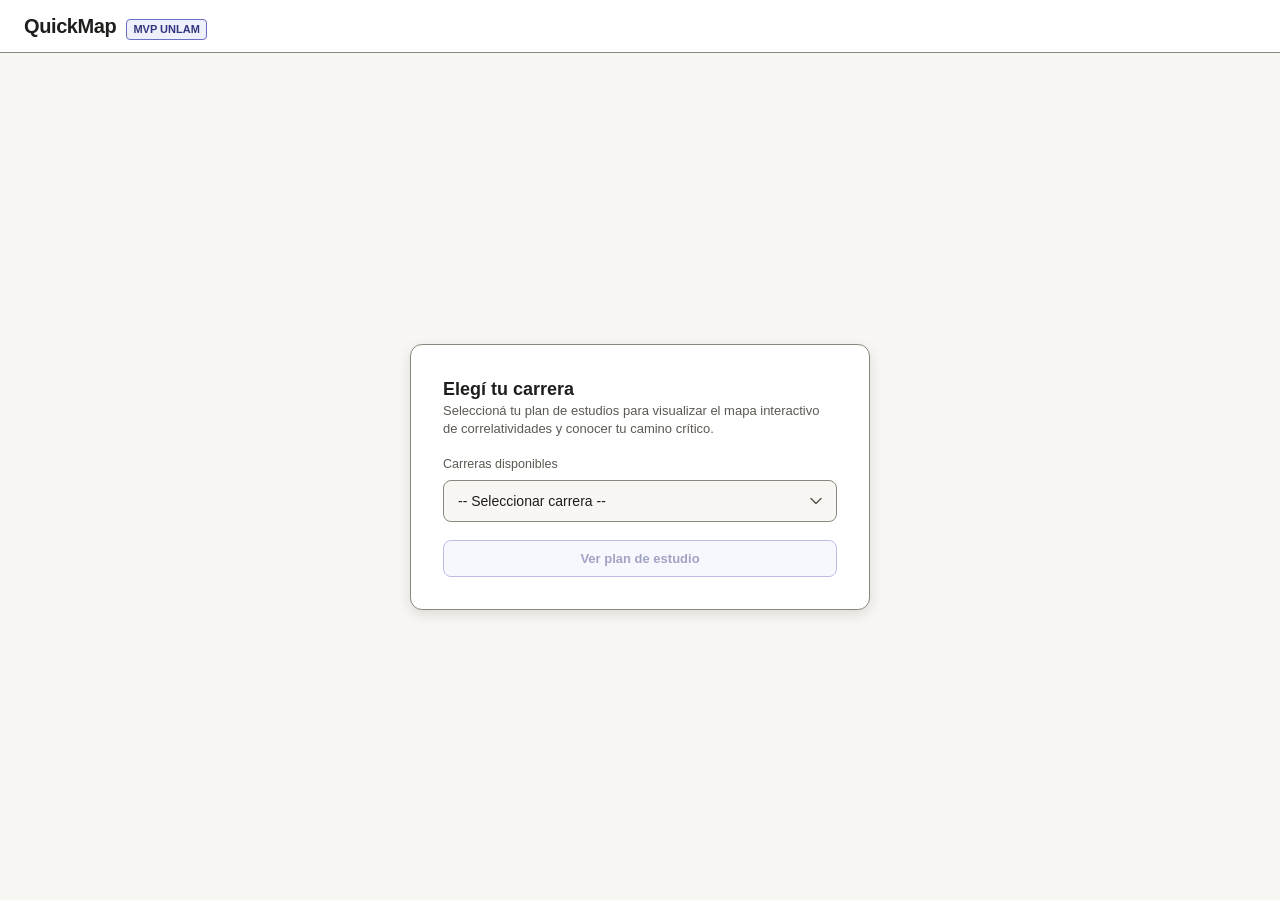
<file: docs/MVP/index.html>
<!DOCTYPE html>
<html lang="es">
<head>
  <meta charset="UTF-8">
  <meta name="viewport" content="width=device-width, initial-scale=1.0">
  <title>QuickMap — Planificador Curricular y Camino Crítico (MVP)</title>
  <link rel="stylesheet" href="styles.css">
</head>
<body>

  <!-- Encabezado de la aplicación -->
  <header class="app-header">
    <div class="brand-area">
      <span class="brand-title">QuickMap</span>
      <span class="brand-badge">MVP UNLaM</span>
    </div>
  </header>

  <!-- PANTALLA 1: Selección de Carrera -->
  <main id="screen-selection" class="screen active">
    <div class="selection-card">
      <div>
        <h1 class="card-title">Elegí tu carrera</h1>
        <p class="card-subtitle">Seleccioná tu plan de estudios para visualizar el mapa interactivo de correlatividades y conocer tu camino crítico.</p>
      </div>

      <div class="field-group">
        <label for="career-select" class="field-label">Carreras disponibles</label>
        <select id="career-select" class="select-field">
          <option value="" disabled selected>-- Seleccionar carrera --</option>
          <option value="Medicina">Medicina</option>
          <option value="Nutricion">Licenciatura en nutrición</option>
          <option value="Desarrollo_Web">Tecnicatura en desarrollo web</option>
        </select>
      </div>

      <button id="btn-view-plan" class="btn btn-primary" disabled>
        Ver plan de estudio
      </button>
    </div>
  </main>

  <!-- PANTALLA 2: Mapa de Correlatividades y Camino Crítico -->
  <main id="screen-map" class="screen">
    <!-- Barra superior de la carrera -->
    <section class="map-toolbar">
      <div class="career-info">
        <button id="btn-change-career" class="btn" title="Volver a la selección de carreras">
          ← Cambiar carrera
        </button>
        <div class="career-title-container">
          <span class="career-subtitle-label">Plan de estudio</span>
          <h1 id="map-career-name" class="career-main-title">Carrera Seleccionada</h1>
        </div>
      </div>

      <div class="toolbar-actions">
        <button id="btn-reset" class="btn" title="Reiniciar materias aprobadas de la sesión">
          Reiniciar
        </button>
        <button id="btn-save" class="btn btn-save" title="Guardar materias aprobadas y recalcular camino crítico">
          Guardar
        </button>
      </div>
    </section>

    <!-- Barra de leyenda y métricas -->
    <section class="legend-bar">
      <div class="legend-items">
        <div class="legend-item legend-critica" title="Materias en la ruta crítica hacia la graduación">
          <span class="swatch swatch-critica"></span>
          <span>Camino crítico</span>
        </div>
        <div class="legend-item legend-habilitada" title="Materias con todas sus correlativas cumplidas, listas para cursar">
          <span class="swatch swatch-habilitada"></span>
          <span>Disponible para cursar <span class="legend-symbol">○</span></span>
        </div>
        <div class="legend-item legend-bloqueada" title="Materias que aún adeudan correlativas previas">
          <span class="swatch swatch-bloqueada"></span>
          <span>Bloqueada <span class="legend-symbol">🔒</span></span>
        </div>
        <div class="legend-item legend-aprobada" title="Materias aprobadas o promocionadas">
          <span class="swatch swatch-aprobada"></span>
          <span>Aprobada / Promocionada <span class="legend-symbol">✓</span></span>
        </div>
      </div>

      <div class="metrics-summary">
        <span id="stat-approved" class="stat-pill">Aprobadas: 0/0</span>
        <span id="stat-available" class="stat-pill highlight">Habilitadas: 0</span>
        <span id="stat-critical" class="stat-pill highlight">En camino crítico: 0</span>
      </div>
    </section>

    <!-- Visor interactivo del grafo (SVG) -->
    <div id="map-viewport" class="map-viewport">
      <svg id="map-svg" class="map-svg" width="100%" height="100%">
        <defs>
          <!-- Flecha neutral -->
          <marker id="marker-neutral" viewBox="0 0 8 8" refX="7" refY="4" markerWidth="5" markerHeight="5" orient="auto">
            <path d="M 0 1 L 7 4 L 0 7 z" fill="#8a877e" />
          </marker>
          <!-- Flecha crítica (roja) -->
          <marker id="marker-critical" viewBox="0 0 8 8" refX="7" refY="4" markerWidth="5" markerHeight="5" orient="auto">
            <path d="M 0 1 L 7 4 L 0 7 z" fill="#c62828" />
          </marker>
          <!-- Flecha aprobada (verde suave) -->
          <marker id="marker-approved" viewBox="0 0 8 8" refX="7" refY="4" markerWidth="4.5" markerHeight="4.5" orient="auto">
            <path d="M 0 1 L 7 4 L 0 7 z" fill="#2e7d32" />
          </marker>
          <!-- Flecha resaltada entrante (azul) -->
          <marker id="marker-highlight-in" viewBox="0 0 8 8" refX="7" refY="4" markerWidth="5.5" markerHeight="5.5" orient="auto">
            <path d="M 0 1 L 7 4 L 0 7 z" fill="#1a2b6b" />
          </marker>
          <!-- Flecha resaltada saliente (verde) -->
          <marker id="marker-highlight-out" viewBox="0 0 8 8" refX="7" refY="4" markerWidth="5.5" markerHeight="5.5" orient="auto">
            <path d="M 0 1 L 7 4 L 0 7 z" fill="#2e7d32" />
          </marker>
        </defs>

        <!-- Grupo transformable para Pan & Zoom -->
        <g id="transform-group">
          <g id="headers-layer"></g>
          <g id="edges-layer"></g>
          <g id="nodes-layer"></g>
        </g>
      </svg>

      <!-- Controles de Zoom -->
      <div class="zoom-controls">
        <button id="btn-zoom-in" class="zoom-btn" title="Acercar mapa">+</button>
        <button id="btn-zoom-out" class="zoom-btn" title="Alejar mapa">−</button>
        <button id="btn-zoom-reset" class="zoom-btn" title="Ajustar y centrar vista" style="font-size:12px;">⊙</button>
      </div>
    </div>
  </main>

  <!-- Notificación Toast -->
  <div id="toast-notice" class="toast-notice"></div>

  <!-- Script principal como módulo ES6 -->
  <script type="module" src="app.js"></script>
</body>
</html>
</file>
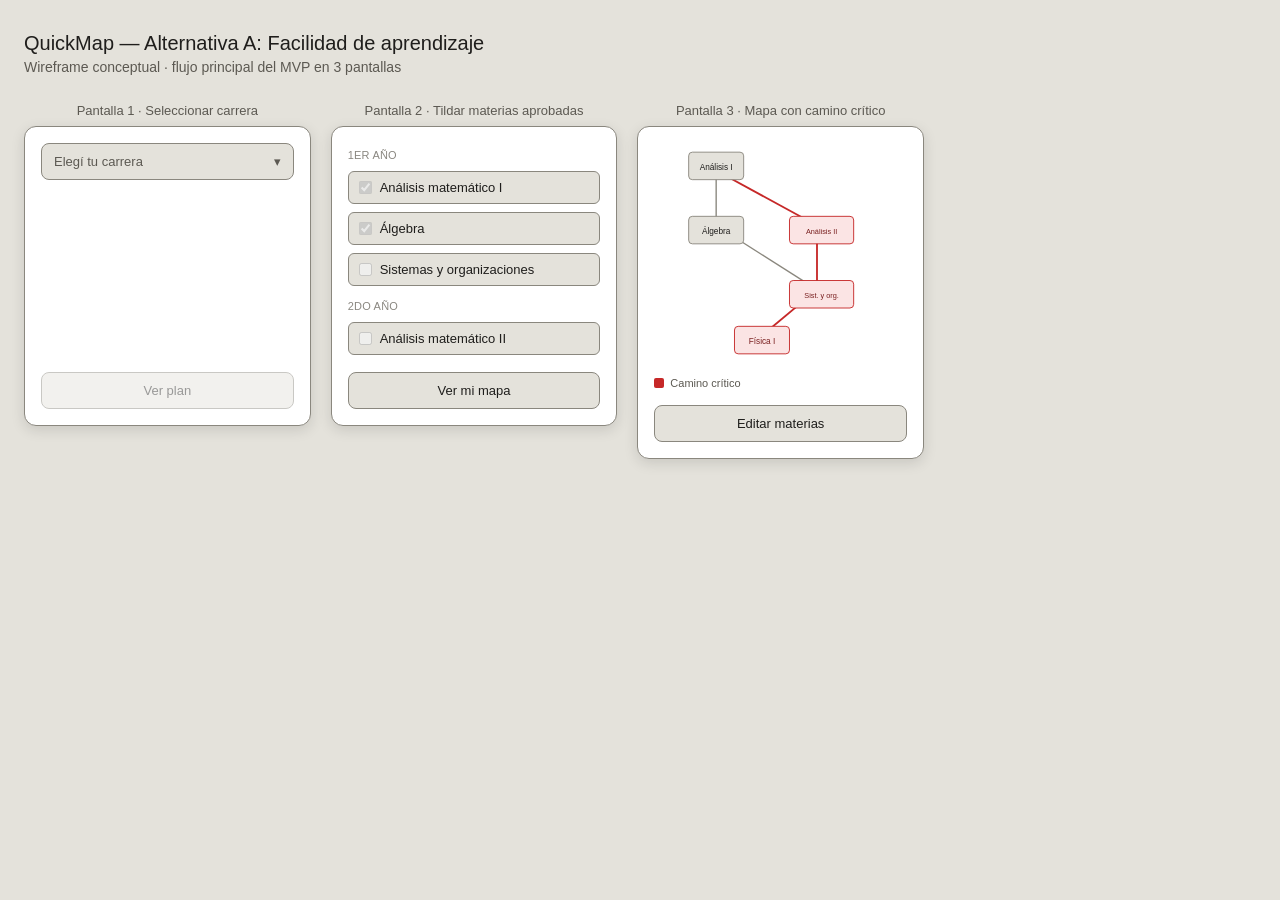
<file: docs/diseno/alternativa_a.html>
<!DOCTYPE html>
<html lang="es">
<head>
<meta charset="UTF-8">
<title>QuickMap — Alternativa A (Facilidad de aprendizaje) — Wireframe</title>
<style>
  :root{
    --bg:#e4e2db; --card:#ffffff; --border:#c9c6bc; --border-strong:#8a877e;
    --text:#1f1e1c; --text-secondary:#5c5952; --text-muted:#8a8780;
    --red:#c62828; --red-bg:#fbe4e4;
  }
  * { box-sizing: border-box; }
  body{
    margin:0; padding:32px 24px; background:var(--bg);
    font-family: -apple-system, "Segoe UI", Helvetica, Arial, sans-serif;
    color:var(--text);
  }
  h1{ font-size:20px; font-weight:500; margin:0 0 4px; color:var(--text); }
  .subtitle{ font-size:14px; color:var(--text-secondary); margin:0 0 28px; }
  .screens{
    display:grid; grid-template-columns:repeat(3, minmax(220px,1fr));
    gap:20px; max-width:900px;
  }
  @media (max-width:800px){ .screens{ grid-template-columns:1fr; } }
  .screen-label{
    font-size:13px; color:var(--text-secondary); margin:0 0 8px; text-align:center;
  }
  .frame{
    background:var(--card); border:1.5px solid var(--border-strong); border-radius:12px;
    padding:16px; min-height:300px; display:flex; flex-direction:column; gap:8px;
    box-shadow:0 4px 14px rgba(0,0,0,.12);
  }
  .field{
    background:var(--bg); border:1px solid var(--border-strong); border-radius:8px;
    padding:10px 12px; font-size:13px; color:var(--text-secondary);
    display:flex; align-items:center; justify-content:space-between;
  }
  .btn{
    width:100%; border:1px solid var(--border-strong); border-radius:8px;
    background:var(--bg); padding:10px; font-size:13px; color:var(--text);
    text-align:center; cursor:default;
  }
  .btn.disabled{ opacity:.45; }
  .grow{ flex:1; }
  .year-label{ font-size:11px; color:var(--text-muted); margin:6px 0 2px; text-transform:uppercase; letter-spacing:.02em; }
  .row{
    display:flex; align-items:center; gap:8px; background:var(--bg);
    border:1px solid var(--border-strong); border-radius:6px; padding:8px 10px; font-size:13px;
    color:var(--text);
  }
  .row input{ margin:0; }
  .legend{ display:flex; align-items:center; gap:6px; font-size:11px; color:var(--text-secondary); margin-top:6px; }
  .swatch{ width:10px; height:10px; border-radius:2px; background:var(--red); display:inline-block; }
  svg text{ fill:var(--text); }
  .node-gray rect{ fill:var(--bg); stroke:var(--border-strong); }
  .node-red rect{ fill:var(--red-bg); stroke:var(--red); }
  .node-red text{ fill:#791f1f; }
</style>
</head>
<body>

<h1>QuickMap — Alternativa A: Facilidad de aprendizaje</h1>
<p class="subtitle">Wireframe conceptual · flujo principal del MVP en 3 pantallas</p>

<div class="screens">

  <div>
    <p class="screen-label">Pantalla 1 · Seleccionar carrera</p>
    <div class="frame">
      <div class="field">Elegí tu carrera <span>&#9662;</span></div>
      <div class="grow"></div>
      <div class="btn disabled">Ver plan</div>
    </div>
  </div>

  <div>
    <p class="screen-label">Pantalla 2 · Tildar materias aprobadas</p>
    <div class="frame">
      <p class="year-label">1er año</p>
      <label class="row"><input type="checkbox" checked disabled> Análisis matemático I</label>
      <label class="row"><input type="checkbox" checked disabled> Álgebra</label>
      <label class="row"><input type="checkbox" disabled> Sistemas y organizaciones</label>
      <p class="year-label">2do año</p>
      <label class="row"><input type="checkbox" disabled> Análisis matemático II</label>
      <div class="grow"></div>
      <div class="btn">Ver mi mapa</div>
    </div>
  </div>

  <div>
    <p class="screen-label">Pantalla 3 · Mapa con camino crítico</p>
    <div class="frame">
      <svg viewBox="0 0 220 240" style="width:100%; height:220px;">
        <line x1="40" y1="30" x2="40" y2="90" stroke="var(--border-strong)" stroke-width="1.5"/>
        <line x1="40" y1="30" x2="150" y2="90" stroke="#c62828" stroke-width="2"/>
        <line x1="150" y1="90" x2="150" y2="160" stroke="#c62828" stroke-width="2"/>
        <line x1="40" y1="90" x2="150" y2="160" stroke="var(--border-strong)" stroke-width="1.5"/>
        <line x1="150" y1="160" x2="90" y2="210" stroke="#c62828" stroke-width="2"/>

        <g class="node-gray">
          <rect x="10" y="10" width="60" height="30" rx="4"/>
          <text x="40" y="29" text-anchor="middle" style="font-size:9px;">Análisis I</text>
        </g>
        <g class="node-gray">
          <rect x="10" y="80" width="60" height="30" rx="4"/>
          <text x="40" y="99" text-anchor="middle" style="font-size:9px;">Álgebra</text>
        </g>
        <g class="node-red">
          <rect x="120" y="80" width="70" height="30" rx="4"/>
          <text x="155" y="99" text-anchor="middle" style="font-size:8px;">Análisis II</text>
        </g>
        <g class="node-red">
          <rect x="120" y="150" width="70" height="30" rx="4"/>
          <text x="155" y="169" text-anchor="middle" style="font-size:8px;">Sist. y org.</text>
        </g>
        <g class="node-red">
          <rect x="60" y="200" width="60" height="30" rx="4"/>
          <text x="90" y="219" text-anchor="middle" style="font-size:9px;">Física I</text>
        </g>
      </svg>
      <div class="legend"><span class="swatch"></span> Camino crítico</div>
      <div class="btn" style="margin-top:8px;">Editar materias</div>
    </div>
  </div>

</div>

</body>
</html>
</file>
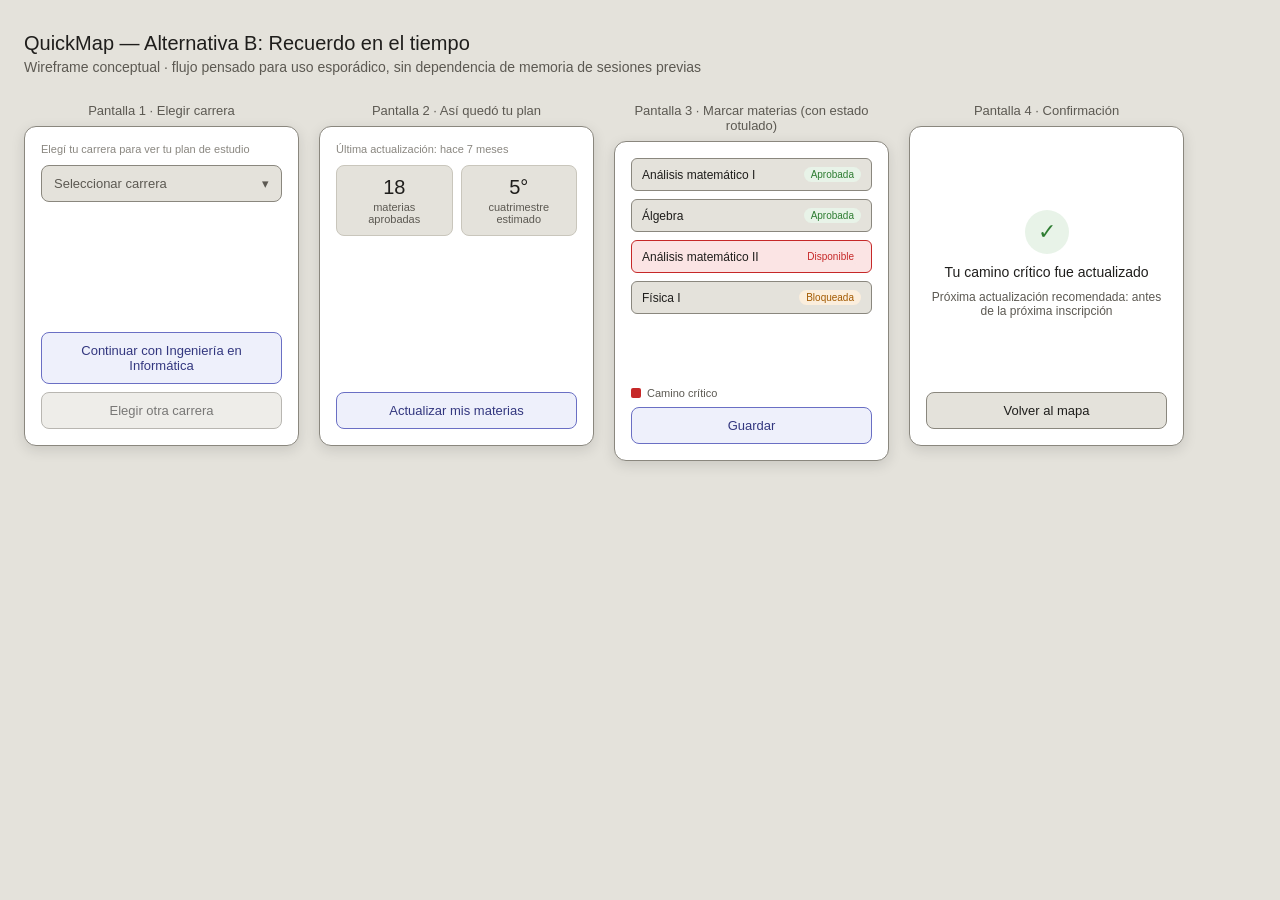
<file: docs/diseno/alternativa_b.html>
<!DOCTYPE html>
<html lang="es">
<head>
<meta charset="UTF-8">
<title>QuickMap — Alternativa B (Recuerdo en el tiempo) — Wireframe</title>
<style>
  :root{
    --bg:#e4e2db; --card:#ffffff; --border:#c9c6bc; --border-strong:#8a877e;
    --text:#1f1e1c; --text-secondary:#5c5952; --text-muted:#8a8780;
    --red:#c62828; --red-bg:#fbe4e4;
    --green:#2e7d32; --green-bg:#e8f3e8;
    --amber:#a35a00; --amber-bg:#fbeedd;
    --accent-bg:#eef0fb; --accent-border:#6a6fc4; --accent-text:#33377f;
  }
  * { box-sizing: border-box; }
  body{
    margin:0; padding:32px 24px; background:var(--bg);
    font-family: -apple-system, "Segoe UI", Helvetica, Arial, sans-serif;
    color:var(--text);
  }
  h1{ font-size:20px; font-weight:500; margin:0 0 4px; color:var(--text); }
  .subtitle{ font-size:14px; color:var(--text-secondary); margin:0 0 28px; }
  .screens{
    display:grid; grid-template-columns:repeat(4, minmax(200px,1fr));
    gap:20px; max-width:1160px;
  }
  @media (max-width:1000px){ .screens{ grid-template-columns:repeat(2,1fr); } }
  @media (max-width:560px){ .screens{ grid-template-columns:1fr; } }
  .screen-label{
    font-size:13px; color:var(--text-secondary); margin:0 0 8px; text-align:center;
  }
  .frame{
    background:var(--card); border:1.5px solid var(--border-strong); border-radius:12px;
    padding:16px; min-height:320px; display:flex; flex-direction:column; gap:8px;
    box-shadow:0 4px 14px rgba(0,0,0,.12);
  }
  .field{
    background:var(--bg); border:1px solid var(--border-strong); border-radius:8px;
    padding:10px 12px; font-size:13px; color:var(--text-secondary);
    display:flex; align-items:center; justify-content:space-between;
  }
  .btn{
    width:100%; border:1px solid var(--border-strong); border-radius:8px;
    background:var(--bg); padding:10px; font-size:13px; color:var(--text);
    text-align:center; cursor:default;
  }
  .btn-accent{
    width:100%; border:1px solid var(--accent-border); border-radius:8px;
    background:var(--accent-bg); padding:10px; font-size:13px; color:var(--accent-text);
    text-align:center; cursor:default; font-weight:500;
  }
  .grow{ flex:1; }
  .caption{ font-size:11px; color:var(--text-muted); margin:0 0 2px; }
  .stat-grid{ display:grid; grid-template-columns:1fr 1fr; gap:8px; }
  .stat{
    background:var(--bg); border:1px solid var(--border); border-radius:8px;
    padding:10px; text-align:center;
  }
  .stat .num{ font-size:20px; font-weight:500; }
  .stat .lbl{ font-size:11px; color:var(--text-secondary); margin-top:2px; }
  .row{
    display:flex; align-items:center; justify-content:space-between; gap:8px;
    background:var(--bg); border:1px solid var(--border-strong);
    border-radius:6px; padding:8px 10px; font-size:12px; color:var(--text);
  }
  .row.critical{ border-color:var(--red); background:var(--red-bg); }
  .tag{
    font-size:10px; padding:2px 7px; border-radius:20px; white-space:nowrap;
  }
  .tag-green{ background:var(--green-bg); color:var(--green); }
  .tag-amber{ background:var(--amber-bg); color:var(--amber); }
  .tag-red{ background:var(--red-bg); color:var(--red); }
  .legend{ display:flex; align-items:center; gap:6px; font-size:11px; color:var(--text-secondary); margin-top:4px; }
  .swatch{ width:10px; height:10px; border-radius:2px; background:var(--red); display:inline-block; }
  svg text{ fill:var(--text); }
  .node-green rect{ fill:var(--green-bg); stroke:var(--green); }
  .node-green text{ fill:#1b5e20; }
  .node-red rect{ fill:var(--red-bg); stroke:var(--red); }
  .node-red text{ fill:#791f1f; }
  .node-amber rect{ fill:var(--amber-bg); stroke:var(--amber); }
  .node-amber text{ fill:#7a4400; }
  .center-box{
    flex:1; display:flex; flex-direction:column; align-items:center; justify-content:center;
    gap:10px; text-align:center;
  }
  .check{
    width:44px; height:44px; border-radius:50%; background:var(--green-bg);
    color:var(--green); display:flex; align-items:center; justify-content:center;
    font-size:22px; font-weight:500;
  }
  .msg{ font-size:14px; color:var(--text); }
  .msg-sub{ font-size:12px; color:var(--text-secondary); }
</style>
</head>
<body>

<h1>QuickMap — Alternativa B: Recuerdo en el tiempo</h1>
<p class="subtitle">Wireframe conceptual · flujo pensado para uso esporádico, sin dependencia de memoria de sesiones previas</p>

<div class="screens">

  <div>
    <p class="screen-label">Pantalla 1 · Elegir carrera</p>
    <div class="frame">
      <p class="caption">Elegí tu carrera para ver tu plan de estudio</p>
      <div class="field">Seleccionar carrera <span>&#9662;</span></div>
      <div class="grow"></div>
      <div class="btn-accent">Continuar con Ingeniería en Informática</div>
      <div class="btn" style="opacity:.6;">Elegir otra carrera</div>
    </div>
  </div>

  <div>
    <p class="screen-label">Pantalla 2 · Así quedó tu plan</p>
    <div class="frame">
      <p class="caption">Última actualización: hace 7 meses</p>
      <div class="stat-grid">
        <div class="stat"><div class="num">18</div><div class="lbl">materias aprobadas</div></div>
        <div class="stat"><div class="num">5°</div><div class="lbl">cuatrimestre estimado</div></div>
      </div>
      <div class="grow"></div>
      <div class="btn-accent">Actualizar mis materias</div>
    </div>
  </div>

  <div>
    <p class="screen-label">Pantalla 3 · Marcar materias (con estado rotulado)</p>
    <div class="frame">
      <div class="row"><span>Análisis matemático I</span><span class="tag tag-green">Aprobada</span></div>
      <div class="row"><span>Álgebra</span><span class="tag tag-green">Aprobada</span></div>
      <div class="row critical"><span>Análisis matemático II</span><span class="tag tag-red">Disponible</span></div>
      <div class="row"><span>Física I</span><span class="tag tag-amber">Bloqueada</span></div>
      <div class="grow"></div>
      <div class="legend"><span class="swatch"></span> Camino crítico</div>
      <div class="btn-accent">Guardar</div>
    </div>
  </div>

  <div>
    <p class="screen-label">Pantalla 4 · Confirmación</p>
    <div class="frame">
      <div class="center-box">
        <div class="check">&#10003;</div>
        <div class="msg">Tu camino crítico fue actualizado</div>
        <div class="msg-sub">Próxima actualización recomendada: antes de la próxima inscripción</div>
      </div>
      <div class="btn">Volver al mapa</div>
    </div>
  </div>

</div>

</body>
</html>
</file>
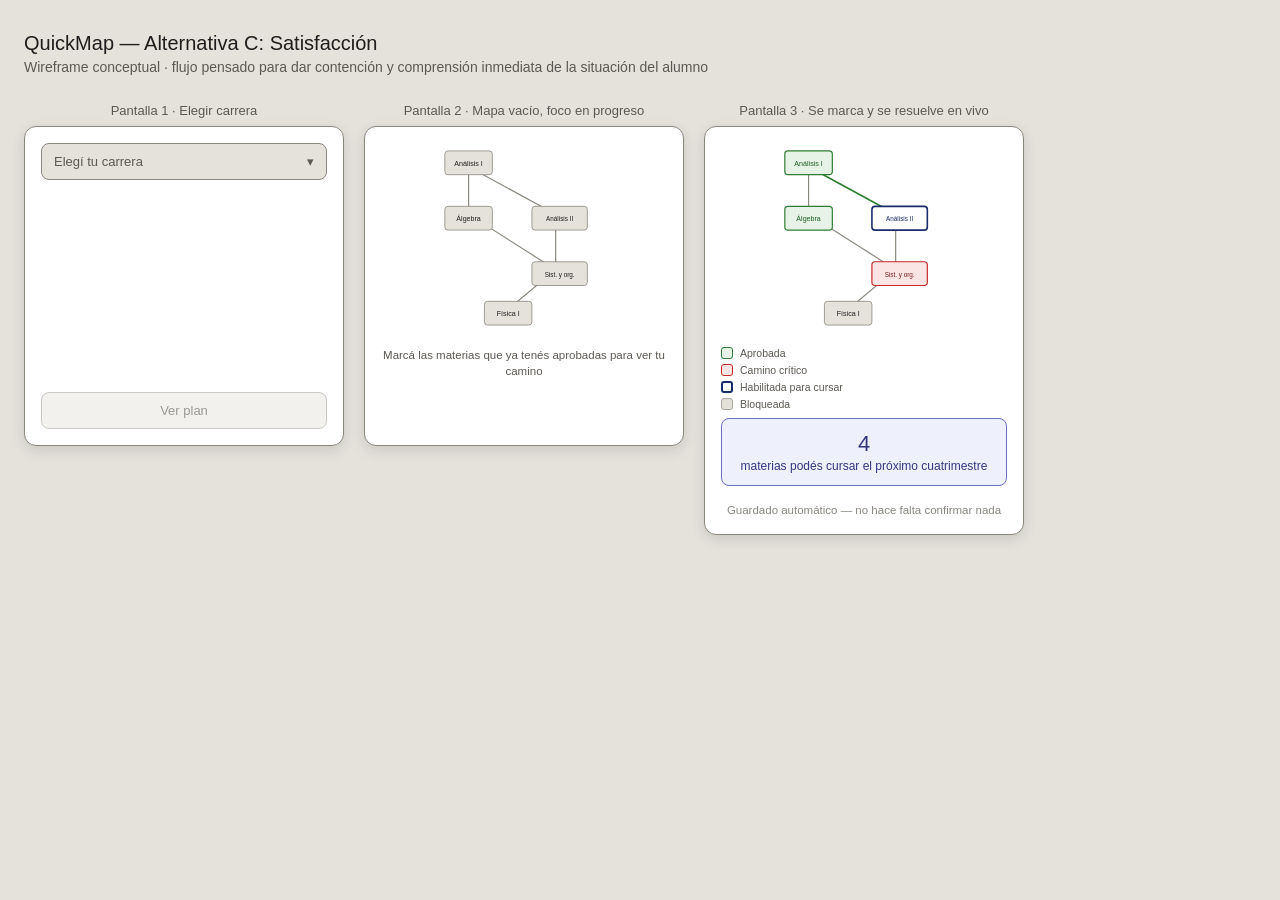
<file: docs/diseno/alternativa_c.html>
<!DOCTYPE html>
<html lang="es">
<head>
<meta charset="UTF-8">
<title>QuickMap — Alternativa C (Satisfacción) — Wireframe</title>
<style>
  :root{
    --bg:#e4e2db; --card:#ffffff; --border:#c9c6bc; --border-strong:#8a877e;
    --text:#1f1e1c; --text-secondary:#5c5952; --text-muted:#8a8780;
    --red:#c62828; --red-bg:#fbe4e4;
    --green:#2e7d32; --green-bg:#e8f3e8;
    --gray-bg:#e2e0d9; --gray-border:#a9a6a0; --gray-text:#6b6862;
    --hab-border:#1a2b6b;
    --accent-bg:#eef0fb; --accent-border:#6a6fc4; --accent-text:#33377f;
  }
  * { box-sizing: border-box; }
  body{
    margin:0; padding:32px 24px; background:var(--bg);
    font-family: -apple-system, "Segoe UI", Helvetica, Arial, sans-serif;
    color:var(--text);
  }
  h1{ font-size:20px; font-weight:500; margin:0 0 4px; color:var(--text); }
  .subtitle{ font-size:14px; color:var(--text-secondary); margin:0 0 28px; }
  .screens{
    display:grid; grid-template-columns:repeat(3, minmax(240px,1fr));
    gap:20px; max-width:1000px;
  }
  @media (max-width:800px){ .screens{ grid-template-columns:repeat(2,1fr); } }
  @media (max-width:560px){ .screens{ grid-template-columns:1fr; } }
  .col{ display:flex; flex-direction:column; }
  .screen-label{
    font-size:13px; color:var(--text-secondary); margin:0 0 8px; text-align:center;
  }
  .frame{
    background:var(--card); border:1.5px solid var(--border-strong); border-radius:12px;
    padding:16px; min-height:320px; display:flex; flex-direction:column; gap:8px;
    box-shadow:0 4px 14px rgba(0,0,0,.12);
  }
  .field{
    background:var(--bg); border:1px solid var(--border-strong); border-radius:8px;
    padding:10px 12px; font-size:13px; color:var(--text-secondary);
    display:flex; align-items:center; justify-content:space-between;
  }
  .btn{
    width:100%; border:1px solid var(--border-strong); border-radius:8px;
    background:var(--bg); padding:10px; font-size:13px; color:var(--text);
    text-align:center; cursor:default;
  }
  .btn-accent{
    width:100%; border:1px solid var(--accent-border); border-radius:8px;
    background:var(--accent-bg); padding:10px; font-size:13px; color:var(--accent-text);
    text-align:center; cursor:default; font-weight:500;
  }
  .btn.disabled{ opacity:.45; }
  .grow{ flex:1; }
  .caption{ font-size:11.5px; color:var(--text-secondary); text-align:center; margin:6px 0; line-height:1.4; }
  svg text{ fill:var(--text); }
  .node-neutral rect{ fill:var(--bg); stroke:var(--border-strong); }
  .node-green rect{ fill:var(--green-bg); stroke:var(--green); stroke-width:1.5; }
  .node-green text{ fill:#1b5e20; }
  .node-red rect{ fill:var(--red-bg); stroke:var(--red); stroke-width:1.5; }
  .node-red text{ fill:#791f1f; }
  .node-hab rect{ fill:#ffffff; stroke:var(--hab-border); stroke-width:2; }
  .node-hab text{ fill:var(--hab-border); }
  .node-gray rect{ fill:var(--gray-bg); stroke:var(--gray-border); }
  .node-gray text{ fill:var(--gray-text); }
  .legend{ display:flex; align-items:center; gap:6px; font-size:11px; color:var(--text-secondary); margin-top:4px; }
  .legend-full{ display:flex; flex-direction:column; gap:5px; margin-top:6px; }
  .legend-item{ display:flex; align-items:center; gap:7px; font-size:10.5px; color:var(--text-secondary); }
  .swatch{ width:12px; height:12px; border-radius:3px; background:var(--red-bg); border:1.5px solid var(--red); display:inline-block; flex:none; }
  .swatch-green{ background:var(--green-bg); border-color:var(--green); }
  .swatch-red{ background:var(--red-bg); border-color:var(--red); }
  .swatch-hab{ background:#fff; border-color:var(--hab-border); border-width:2px; }
  .swatch-gray{ background:var(--gray-bg); border-color:var(--gray-border); }
  .stat{
    background:var(--accent-bg); border:1px solid var(--accent-border); border-radius:8px;
    padding:12px; text-align:center; color:var(--accent-text);
  }
  .stat .num{ font-size:22px; font-weight:500; }
  .stat .lbl{ font-size:12px; margin-top:2px; }
</style>
</head>
<body>

<h1>QuickMap — Alternativa C: Satisfacción</h1>
<p class="subtitle">Wireframe conceptual · flujo pensado para dar contención y comprensión inmediata de la situación del alumno</p>

<div class="screens">

  <div class="col">
    <p class="screen-label">Pantalla 1 · Elegir carrera</p>
    <div class="frame">
      <div class="field">Elegí tu carrera <span>&#9662;</span></div>
      <div class="grow"></div>
      <div class="btn disabled">Ver plan</div>
    </div>
  </div>

  <div class="col">
    <p class="screen-label">Pantalla 2 · Mapa vacío, foco en progreso</p>
    <div class="frame">
      <svg viewBox="0 0 220 240" style="width:100%; height:190px;">
        <line x1="40" y1="30" x2="40" y2="90" stroke="var(--border-strong)" stroke-width="1.5"/>
        <line x1="40" y1="30" x2="150" y2="90" stroke="var(--border-strong)" stroke-width="1.5"/>
        <line x1="150" y1="90" x2="150" y2="160" stroke="var(--border-strong)" stroke-width="1.5"/>
        <line x1="40" y1="90" x2="150" y2="160" stroke="var(--border-strong)" stroke-width="1.5"/>
        <line x1="150" y1="160" x2="90" y2="210" stroke="var(--border-strong)" stroke-width="1.5"/>
        <g class="node-neutral"><rect x="10" y="10" width="60" height="30" rx="4"/><text x="40" y="29" text-anchor="middle" style="font-size:9px;">Análisis I</text></g>
        <g class="node-neutral"><rect x="10" y="80" width="60" height="30" rx="4"/><text x="40" y="99" text-anchor="middle" style="font-size:9px;">Álgebra</text></g>
        <g class="node-neutral"><rect x="120" y="80" width="70" height="30" rx="4"/><text x="155" y="99" text-anchor="middle" style="font-size:8px;">Análisis II</text></g>
        <g class="node-neutral"><rect x="120" y="150" width="70" height="30" rx="4"/><text x="155" y="169" text-anchor="middle" style="font-size:8px;">Sist. y org.</text></g>
        <g class="node-neutral"><rect x="60" y="200" width="60" height="30" rx="4"/><text x="90" y="219" text-anchor="middle" style="font-size:9px;">Física I</text></g>
      </svg>
      <p class="caption">Marcá las materias que ya tenés aprobadas para ver tu camino</p>
      <div class="grow"></div>
    </div>
  </div>

  <div class="col">
    <p class="screen-label">Pantalla 3 · Se marca y se resuelve en vivo</p>
    <div class="frame">
      <svg viewBox="0 0 220 240" style="width:100%; height:190px;">
        <line x1="40" y1="30" x2="40" y2="90" stroke="var(--border-strong)" stroke-width="1.5"/>
        <line x1="40" y1="30" x2="150" y2="90" stroke="var(--green)" stroke-width="2"/>
        <line x1="150" y1="90" x2="150" y2="160" stroke="var(--border-strong)" stroke-width="1.5"/>
        <line x1="40" y1="90" x2="150" y2="160" stroke="var(--border-strong)" stroke-width="1.5"/>
        <line x1="150" y1="160" x2="90" y2="210" stroke="var(--border-strong)" stroke-width="1.5"/>
        <g class="node-green"><rect x="10" y="10" width="60" height="30" rx="4"/><text x="40" y="29" text-anchor="middle" style="font-size:9px;">Análisis I</text></g>
        <g class="node-green"><rect x="10" y="80" width="60" height="30" rx="4"/><text x="40" y="99" text-anchor="middle" style="font-size:9px;">Álgebra</text></g>
        <g class="node-hab"><rect x="120" y="80" width="70" height="30" rx="4"/><text x="155" y="99" text-anchor="middle" style="font-size:8px;">Análisis II</text></g>
        <g class="node-red"><rect x="120" y="150" width="70" height="30" rx="4"/><text x="155" y="169" text-anchor="middle" style="font-size:8px;">Sist. y org.</text></g>
        <g class="node-neutral"><rect x="60" y="200" width="60" height="30" rx="4"/><text x="90" y="219" text-anchor="middle" style="font-size:9px;">Física I</text></g>
      </svg>
      <div class="legend-full">
        <div class="legend-item"><span class="swatch swatch-green"></span> Aprobada</div>
        <div class="legend-item"><span class="swatch swatch-red"></span> Camino crítico</div>
        <div class="legend-item"><span class="swatch swatch-hab"></span> Habilitada para cursar</div>
        <div class="legend-item"><span class="swatch swatch-gray"></span> Bloqueada</div>
      </div>
      <div class="stat"><div class="num">4</div><div class="lbl">materias podés cursar el próximo cuatrimestre</div></div>
      <div class="grow"></div>
      <p class="caption" style="margin:0; color:var(--text-muted);">Guardado automático — no hace falta confirmar nada</p>
    </div>
  </div>

</div>

</body>
</html>
</file>
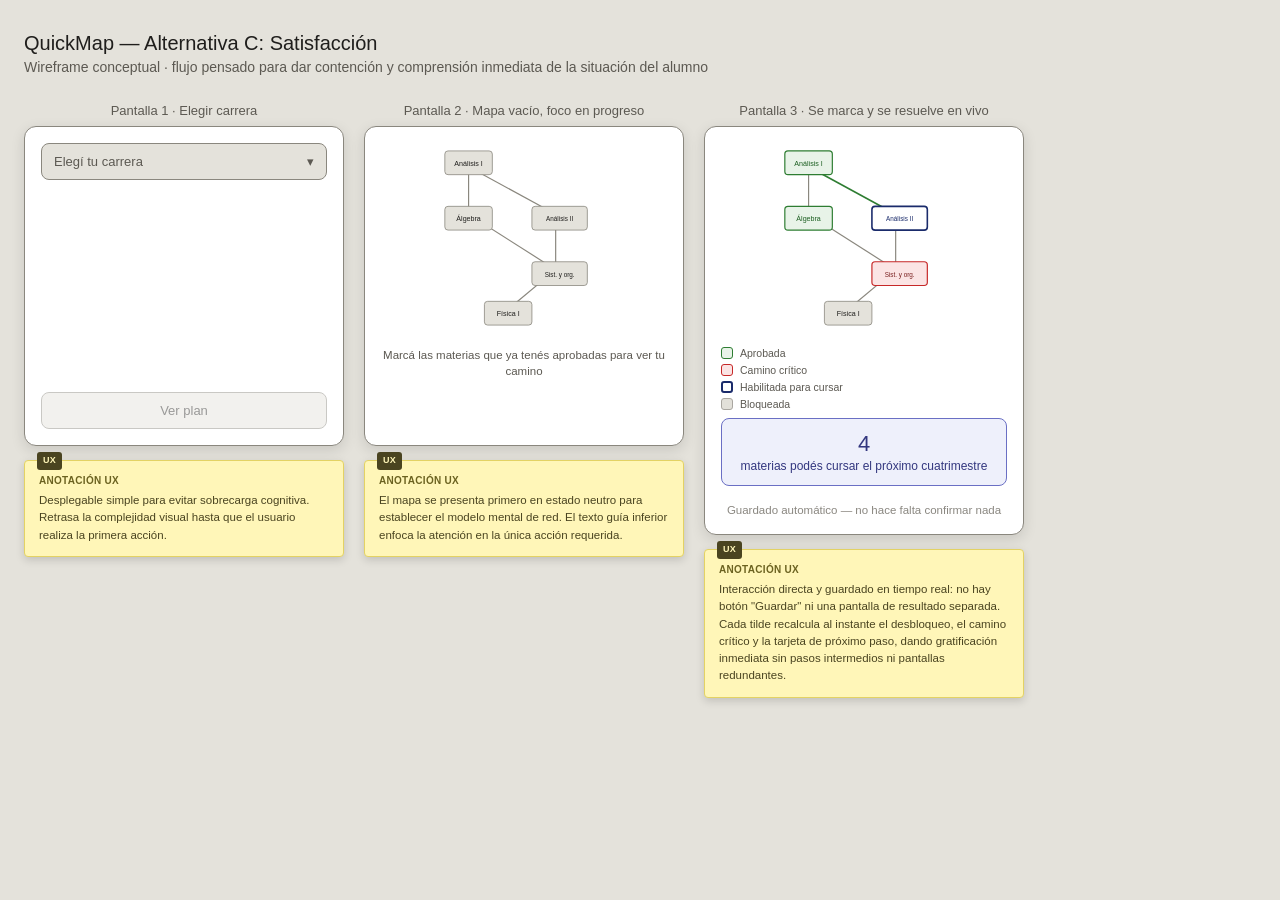
<file: docs/diseno/wireframe/wireframe_quickmap.html>
<!DOCTYPE html>
<html lang="es">
<head>
<meta charset="UTF-8">
<title>QuickMap — Alternativa C (Satisfacción) — Wireframe</title>
<style>
  :root{
    --bg:#e4e2db; --card:#ffffff; --border:#c9c6bc; --border-strong:#8a877e;
    --text:#1f1e1c; --text-secondary:#5c5952; --text-muted:#8a8780;
    --red:#c62828; --red-bg:#fbe4e4;
    --green:#2e7d32; --green-bg:#e8f3e8;
    --gray-bg:#e2e0d9; --gray-border:#a9a6a0; --gray-text:#6b6862;
    --hab-border:#1a2b6b;
    --accent-bg:#eef0fb; --accent-border:#6a6fc4; --accent-text:#33377f;
    --note-bg:#fff6b8; --note-border:#e3d264;
  }
  * { box-sizing: border-box; }
  body{
    margin:0; padding:32px 24px; background:var(--bg);
    font-family: -apple-system, "Segoe UI", Helvetica, Arial, sans-serif;
    color:var(--text);
  }
  h1{ font-size:20px; font-weight:500; margin:0 0 4px; color:var(--text); }
  .subtitle{ font-size:14px; color:var(--text-secondary); margin:0 0 28px; }
  .screens{
    display:grid; grid-template-columns:repeat(3, minmax(240px,1fr));
    gap:20px; max-width:1000px;
  }
  @media (max-width:800px){ .screens{ grid-template-columns:repeat(2,1fr); } }
  @media (max-width:560px){ .screens{ grid-template-columns:1fr; } }
  .col{ display:flex; flex-direction:column; }
  .screen-label{
    font-size:13px; color:var(--text-secondary); margin:0 0 8px; text-align:center;
  }
  .frame{
    background:var(--card); border:1.5px solid var(--border-strong); border-radius:12px;
    padding:16px; min-height:320px; display:flex; flex-direction:column; gap:8px;
    box-shadow:0 4px 14px rgba(0,0,0,.12);
  }
  .field{
    background:var(--bg); border:1px solid var(--border-strong); border-radius:8px;
    padding:10px 12px; font-size:13px; color:var(--text-secondary);
    display:flex; align-items:center; justify-content:space-between;
  }
  .btn{
    width:100%; border:1px solid var(--border-strong); border-radius:8px;
    background:var(--bg); padding:10px; font-size:13px; color:var(--text);
    text-align:center; cursor:default;
  }
  .btn-accent{
    width:100%; border:1px solid var(--accent-border); border-radius:8px;
    background:var(--accent-bg); padding:10px; font-size:13px; color:var(--accent-text);
    text-align:center; cursor:default; font-weight:500;
  }
  .btn.disabled{ opacity:.45; }
  .grow{ flex:1; }
  .caption{ font-size:11.5px; color:var(--text-secondary); text-align:center; margin:6px 0; line-height:1.4; }
  svg text{ fill:var(--text); }
  .node-neutral rect{ fill:var(--bg); stroke:var(--border-strong); }
  .node-green rect{ fill:var(--green-bg); stroke:var(--green); stroke-width:1.5; }
  .node-green text{ fill:#1b5e20; }
  .node-red rect{ fill:var(--red-bg); stroke:var(--red); stroke-width:1.5; }
  .node-red text{ fill:#791f1f; }
  .node-hab rect{ fill:#ffffff; stroke:var(--hab-border); stroke-width:2; }
  .node-hab text{ fill:var(--hab-border); }
  .node-gray rect{ fill:var(--gray-bg); stroke:var(--gray-border); }
  .node-gray text{ fill:var(--gray-text); }
  .legend{ display:flex; align-items:center; gap:6px; font-size:11px; color:var(--text-secondary); margin-top:4px; }
  .legend-full{ display:flex; flex-direction:column; gap:5px; margin-top:6px; }
  .legend-item{ display:flex; align-items:center; gap:7px; font-size:10.5px; color:var(--text-secondary); }
  .swatch{ width:12px; height:12px; border-radius:3px; background:var(--red-bg); border:1.5px solid var(--red); display:inline-block; flex:none; }
  .swatch-green{ background:var(--green-bg); border-color:var(--green); }
  .swatch-red{ background:var(--red-bg); border-color:var(--red); }
  .swatch-hab{ background:#fff; border-color:var(--hab-border); border-width:2px; }
  .swatch-gray{ background:var(--gray-bg); border-color:var(--gray-border); }
  .stat{
    background:var(--accent-bg); border:1px solid var(--accent-border); border-radius:8px;
    padding:12px; text-align:center; color:var(--accent-text);
  }
  .stat .num{ font-size:22px; font-weight:500; }
  .stat .lbl{ font-size:12px; margin-top:2px; }
  .note{
    background:var(--note-bg); border:1px solid var(--note-border); border-radius:4px;
    padding:12px 14px; margin-top:14px; font-size:11.5px; line-height:1.5; color:#4a4420;
    box-shadow:0 3px 8px rgba(0,0,0,.15); position:relative;
  }
  .note::before{
    content:"UX"; position:absolute; top:-9px; left:12px; background:#4a4420; color:var(--note-bg);
    font-size:9px; font-weight:700; letter-spacing:.04em; padding:2px 6px; border-radius:3px;
  }
  .note b{ display:block; font-size:10px; text-transform:uppercase; letter-spacing:.03em; margin-bottom:4px; color:#6b6220; }
</style>
</head>
<body>

<h1>QuickMap — Alternativa C: Satisfacción</h1>
<p class="subtitle">Wireframe conceptual · flujo pensado para dar contención y comprensión inmediata de la situación del alumno</p>

<div class="screens">

  <div class="col">
    <p class="screen-label">Pantalla 1 · Elegir carrera</p>
    <div class="frame">
      <div class="field">Elegí tu carrera <span>&#9662;</span></div>
      <div class="grow"></div>
      <div class="btn disabled">Ver plan</div>
    </div>
    <div class="note"><b>Anotación UX</b>Desplegable simple para evitar sobrecarga cognitiva. Retrasa la complejidad visual hasta que el usuario realiza la primera acción.</div>
  </div>

  <div class="col">
    <p class="screen-label">Pantalla 2 · Mapa vacío, foco en progreso</p>
    <div class="frame">
      <svg viewBox="0 0 220 240" style="width:100%; height:190px;">
        <line x1="40" y1="30" x2="40" y2="90" stroke="var(--border-strong)" stroke-width="1.5"/>
        <line x1="40" y1="30" x2="150" y2="90" stroke="var(--border-strong)" stroke-width="1.5"/>
        <line x1="150" y1="90" x2="150" y2="160" stroke="var(--border-strong)" stroke-width="1.5"/>
        <line x1="40" y1="90" x2="150" y2="160" stroke="var(--border-strong)" stroke-width="1.5"/>
        <line x1="150" y1="160" x2="90" y2="210" stroke="var(--border-strong)" stroke-width="1.5"/>
        <g class="node-neutral"><rect x="10" y="10" width="60" height="30" rx="4"/><text x="40" y="29" text-anchor="middle" style="font-size:9px;">Análisis I</text></g>
        <g class="node-neutral"><rect x="10" y="80" width="60" height="30" rx="4"/><text x="40" y="99" text-anchor="middle" style="font-size:9px;">Álgebra</text></g>
        <g class="node-neutral"><rect x="120" y="80" width="70" height="30" rx="4"/><text x="155" y="99" text-anchor="middle" style="font-size:8px;">Análisis II</text></g>
        <g class="node-neutral"><rect x="120" y="150" width="70" height="30" rx="4"/><text x="155" y="169" text-anchor="middle" style="font-size:8px;">Sist. y org.</text></g>
        <g class="node-neutral"><rect x="60" y="200" width="60" height="30" rx="4"/><text x="90" y="219" text-anchor="middle" style="font-size:9px;">Física I</text></g>
      </svg>
      <p class="caption">Marcá las materias que ya tenés aprobadas para ver tu camino</p>
      <div class="grow"></div>
    </div>
    <div class="note"><b>Anotación UX</b>El mapa se presenta primero en estado neutro para establecer el modelo mental de red. El texto guía inferior enfoca la atención en la única acción requerida.</div>
  </div>

  <div class="col">
    <p class="screen-label">Pantalla 3 · Se marca y se resuelve en vivo</p>
    <div class="frame">
      <svg viewBox="0 0 220 240" style="width:100%; height:190px;">
        <line x1="40" y1="30" x2="40" y2="90" stroke="var(--border-strong)" stroke-width="1.5"/>
        <line x1="40" y1="30" x2="150" y2="90" stroke="var(--green)" stroke-width="2"/>
        <line x1="150" y1="90" x2="150" y2="160" stroke="var(--border-strong)" stroke-width="1.5"/>
        <line x1="40" y1="90" x2="150" y2="160" stroke="var(--border-strong)" stroke-width="1.5"/>
        <line x1="150" y1="160" x2="90" y2="210" stroke="var(--border-strong)" stroke-width="1.5"/>
        <g class="node-green"><rect x="10" y="10" width="60" height="30" rx="4"/><text x="40" y="29" text-anchor="middle" style="font-size:9px;">Análisis I</text></g>
        <g class="node-green"><rect x="10" y="80" width="60" height="30" rx="4"/><text x="40" y="99" text-anchor="middle" style="font-size:9px;">Álgebra</text></g>
        <g class="node-hab"><rect x="120" y="80" width="70" height="30" rx="4"/><text x="155" y="99" text-anchor="middle" style="font-size:8px;">Análisis II</text></g>
        <g class="node-red"><rect x="120" y="150" width="70" height="30" rx="4"/><text x="155" y="169" text-anchor="middle" style="font-size:8px;">Sist. y org.</text></g>
        <g class="node-neutral"><rect x="60" y="200" width="60" height="30" rx="4"/><text x="90" y="219" text-anchor="middle" style="font-size:9px;">Física I</text></g>
      </svg>
      <div class="legend-full">
        <div class="legend-item"><span class="swatch swatch-green"></span> Aprobada</div>
        <div class="legend-item"><span class="swatch swatch-red"></span> Camino crítico</div>
        <div class="legend-item"><span class="swatch swatch-hab"></span> Habilitada para cursar</div>
        <div class="legend-item"><span class="swatch swatch-gray"></span> Bloqueada</div>
      </div>
      <div class="stat"><div class="num">4</div><div class="lbl">materias podés cursar el próximo cuatrimestre</div></div>
      <div class="grow"></div>
      <p class="caption" style="margin:0; color:var(--text-muted);">Guardado automático — no hace falta confirmar nada</p>
    </div>
    <div class="note"><b>Anotación UX</b>Interacción directa y guardado en tiempo real: no hay botón "Guardar" ni una pantalla de resultado separada. Cada tilde recalcula al instante el desbloqueo, el camino crítico y la tarjeta de próximo paso, dando gratificación inmediata sin pasos intermedios ni pantallas redundantes.</div>
  </div>

</div>

</body>
</html>
</file>
<file: docs/MVP/styles.css>
/* QuickMap - Estilos visuales del MVP
   Basado estrictamente en los wireframes y tokens de docs/diseno/wireframe/wireframe_quickmap.html */

:root {
  --bg: #f8f7f4;
  --card: #ffffff;
  --border: #c9c6bc;
  --border-strong: #8a877e;
  --text: #1f1e1c;
  --text-secondary: #5c5952;
  --text-muted: #8a8780;
  
  /* Estados */
  --red: #c62828;
  --red-border: #c62828;
  --red-text: #c62828;
  
  --green: #2e7d32;
  --green-border: #2e7d32;
  --green-text: #2e7d32;
  
  --gray-bg: #d8d5cb;
  --gray-border: #9e9a90;
  --gray-text: #6b6862;
  
  --hab-border: #1a2b6b;
  --hab-bg: #ffffff;
  --hab-text: #1a2b6b;
  
  --accent-bg: #eef0fb;
  --accent-border: #6a6fc4;
  --accent-text: #33377f;
  
  --font-sans: -apple-system, BlinkMacSystemFont, "Segoe UI", Roboto, Helvetica, Arial, sans-serif;
}

* {
  box-sizing: border-box;
  margin: 0;
  padding: 0;
}

body {
  font-family: var(--font-sans);
  background-color: var(--bg);
  color: var(--text);
  line-height: 1.4;
  min-height: 100vh;
  display: flex;
  flex-direction: column;
}

/* Header principal */
.app-header {
  background: var(--card);
  border-bottom: 1.5px solid var(--border-strong);
  padding: 12px 24px;
  display: flex;
  align-items: center;
  justify-content: space-between;
  gap: 16px;
  flex-wrap: wrap;
}

.brand-area {
  display: flex;
  align-items: baseline;
  gap: 10px;
}

.brand-title {
  font-size: 20px;
  font-weight: 700;
  color: var(--text);
  letter-spacing: -0.02em;
}

.brand-badge {
  font-size: 11px;
  font-weight: 600;
  background: var(--accent-bg);
  color: var(--accent-text);
  border: 1px solid var(--accent-border);
  border-radius: 4px;
  padding: 2px 6px;
  text-transform: uppercase;
}

/* Pantallas */
.screen {
  display: none;
}

.screen.active {
  display: flex;
  flex-direction: column;
  flex: 1;
}

/* PANTALLA 1: Selección de Carrera */
#screen-selection {
  align-items: center;
  justify-content: center;
  padding: 40px 20px;
}

.selection-card {
  background: var(--card);
  border: 1.5px solid var(--border-strong);
  border-radius: 12px;
  padding: 32px;
  width: 100%;
  max-width: 460px;
  box-shadow: 0 4px 14px rgba(0, 0, 0, 0.12);
  display: flex;
  flex-direction: column;
  gap: 18px;
}

.card-title {
  font-size: 18px;
  font-weight: 600;
  color: var(--text);
}

.card-subtitle {
  font-size: 13px;
  color: var(--text-secondary);
  line-height: 1.4;
}

.field-group {
  display: flex;
  flex-direction: column;
  gap: 6px;
}

.field-label {
  font-size: 12.5px;
  font-weight: 500;
  color: var(--text-secondary);
}

.select-field {
  width: 100%;
  background: var(--bg);
  border: 1px solid var(--border-strong);
  border-radius: 8px;
  padding: 12px 14px;
  font-size: 14px;
  font-family: inherit;
  color: var(--text);
  outline: none;
  cursor: pointer;
  appearance: none;
  background-image: url("data:image/svg+xml;charset=UTF-8,%3Csvg width='12' height='8' viewBox='0 0 12 8' fill='none' xmlns='http://www.w3.org/2000/svg'%3E%3Cpath d='M1 1.5L6 6.5L11 1.5' stroke='%235c5952' stroke-width='1.5' stroke-linecap='round' stroke-linejoin='round'/%3E%3C/svg%3E");
  background-repeat: no-repeat;
  background-position: right 14px center;
}

.select-field:focus {
  border-color: var(--accent-border);
  box-shadow: 0 0 0 2px var(--accent-bg);
}

/* Botones */
.btn {
  border: 1px solid var(--border-strong);
  border-radius: 8px;
  background: var(--bg);
  padding: 10px 16px;
  font-size: 13px;
  font-weight: 500;
  font-family: inherit;
  color: var(--text);
  cursor: pointer;
  display: inline-flex;
  align-items: center;
  justify-content: center;
  gap: 8px;
  text-decoration: none;
  transition: all 0.15s ease;
}

.btn:hover:not(:disabled) {
  background: #dad7ce;
}

.btn-primary {
  background: var(--accent-bg);
  border-color: var(--accent-border);
  color: var(--accent-text);
  font-weight: 600;
}

.btn-primary:hover:not(:disabled) {
  background: #e2e5f8;
}

.btn-save {
  background: var(--green-bg);
  border-color: var(--green);
  color: var(--green-text);
  font-weight: 600;
}

.btn-save:hover:not(:disabled) {
  background: #d8ebd8;
}

.btn:disabled {
  opacity: 0.45;
  cursor: not-allowed;
}

/* PANTALLA 2: Mapa de Grafos y Camino Crítico */
#screen-map {
  overflow: hidden;
}

.map-toolbar {
  background: var(--card);
  border-bottom: 1px solid var(--border);
  padding: 10px 24px;
  display: flex;
  align-items: center;
  justify-content: space-between;
  flex-wrap: wrap;
  gap: 12px;
}

.career-info {
  display: flex;
  align-items: center;
  gap: 16px;
}

.career-title-container {
  display: flex;
  flex-direction: column;
  gap: 2px;
}

.career-subtitle-label {
  font-size: 11px;
  font-weight: 700;
  text-transform: uppercase;
  letter-spacing: 0.05em;
  color: var(--text-muted);
}

.career-main-title {
  font-size: 19px;
  font-weight: 700;
  color: var(--text);
  line-height: 1.2;
  margin: 0;
}

.toolbar-actions {
  display: flex;
  align-items: center;
  gap: 10px;
}

/* Barra de leyenda y estadísticas */
.legend-bar {
  background: #ffffff;
  border-bottom: 1px solid var(--border);
  padding: 8px 24px;
  display: flex;
  align-items: center;
  justify-content: space-between;
  gap: 16px;
  flex-wrap: wrap;
}

.legend-items {
  display: flex;
  align-items: center;
  gap: 18px;
  flex-wrap: wrap;
}

.legend-item {
  display: flex;
  align-items: center;
  gap: 7px;
  font-size: 12.5px;
  font-weight: 600;
}

.legend-critica {
  color: var(--red);
}

.legend-habilitada {
  color: var(--hab-border);
}

.legend-bloqueada {
  color: #6b6862;
}

.legend-aprobada {
  color: var(--green);
}

.swatch {
  width: 14px;
  height: 14px;
  border-radius: 3px;
  display: inline-block;
  flex: none;
}

.swatch-critica {
  background: #ffffff;
  border: 2px solid var(--red);
}

.swatch-habilitada {
  background: #ffffff;
  border: 2px solid var(--hab-border);
}

.swatch-bloqueada {
  background: #d8d5cb;
  border: 1.5px solid #9e9a90;
}

.swatch-aprobada {
  background: #ffffff;
  border: 2px solid var(--green);
}

.legend-symbol {
  font-weight: 700;
  margin-left: 4px;
  display: inline-block;
}

.metrics-summary {
  display: flex;
  align-items: center;
  gap: 12px;
}

.stat-pill {
  font-size: 12px;
  font-weight: 500;
  padding: 4px 10px;
  border-radius: 6px;
  border: 1px solid var(--border);
  background: var(--card);
  color: var(--text-secondary);
}

.stat-pill.highlight {
  background: var(--accent-bg);
  border-color: var(--accent-border);
  color: var(--accent-text);
  font-weight: 600;
}

/* Área del mapa interactivo */
.map-viewport {
  position: relative;
  flex: 1;
  height: calc(100vh - 170px);
  min-height: 500px;
  overflow: hidden;
  background-color: var(--bg);
  cursor: grab;
  user-select: none;
}

.map-viewport:active {
  cursor: grabbing;
}

.map-svg {
  position: absolute;
  top: 0;
  left: 0;
  width: 100%;
  height: 100%;
  display: block;
}

/* Controles de Zoom flotantes */
.zoom-controls {
  position: absolute;
  bottom: 20px;
  right: 20px;
  display: flex;
  flex-direction: column;
  gap: 4px;
  background: var(--card);
  border: 1.5px solid var(--border-strong);
  border-radius: 8px;
  box-shadow: 0 4px 10px rgba(0, 0, 0, 0.12);
  overflow: hidden;
  z-index: 10;
}

.zoom-btn {
  background: none;
  border: none;
  width: 36px;
  height: 36px;
  font-size: 16px;
  font-weight: 600;
  color: var(--text);
  cursor: pointer;
  display: flex;
  align-items: center;
  justify-content: center;
  transition: background 0.1s;
}

.zoom-btn:not(:last-child) {
  border-bottom: 1px solid var(--border);
}

.zoom-btn:hover {
  background: var(--bg);
}

/* Cabeceras de Niveles (Columnas) */
.column-header {
  font-size: 13px;
  font-weight: 700;
  text-transform: uppercase;
  letter-spacing: 0.05em;
  fill: var(--text-secondary);
  text-anchor: middle;
}

.year-group-box {
  fill: rgba(0, 0, 0, 0.016);
  stroke: rgba(0, 0, 0, 0.08);
  stroke-dasharray: 4 4;
}

/* Aristas (Flechas de Correlatividad) */
.edge-path {
  fill: none;
  stroke: var(--border-strong);
  stroke-width: 1.5px;
  opacity: 0.45;
  transition: stroke 0.2s, stroke-width 0.2s, opacity 0.2s;
}

.edge-path.edge-critical {
  stroke: var(--red);
  stroke-width: 2.5px;
  opacity: 0.95;
}

.edge-path.edge-approved {
  stroke: var(--green);
  stroke-width: 1.5px;
  opacity: 0.55;
}

.edge-path.edge-highlight-in {
  stroke: var(--hab-border);
  stroke-width: 2.5px;
  opacity: 1;
}

.edge-path.edge-highlight-out {
  stroke: var(--green);
  stroke-width: 2.5px;
  opacity: 1;
}

/* Nodos del Grafo (Cards de Materias) */
.node-card {
  width: 100%;
  height: 100%;
  border-radius: 8px;
  box-sizing: border-box;
  padding: 8px 10px;
  display: flex;
  flex-direction: column;
  justify-content: flex-start;
  gap: 3px;
  cursor: pointer;
  transition: transform 0.12s, box-shadow 0.12s, border-color 0.12s, background-color 0.12s, opacity 0.12s;
  box-shadow: 0 2px 5px rgba(0, 0, 0, 0.06);
}

.node-card:hover {
  transform: translateY(-2px);
  box-shadow: 0 5px 12px rgba(0, 0, 0, 0.12);
}

/* Estado: Aprobada o Promocionada (Req 1: fondo blanco, borde y letra verde) */
.node-card.status-aprobada {
  background: #ffffff;
  border: 2px solid var(--green);
  color: var(--green);
  opacity: 1;
}

.node-card.status-aprobada:hover {
  box-shadow: 0 4px 12px rgba(46, 125, 50, 0.22);
}

/* Estado: Camino Crítico (Req 2: fondo blanco, borde y letras rojo) */
.node-card.status-critica {
  background: #ffffff;
  border: 2px solid var(--red);
  color: var(--red);
  opacity: 1;
}

.node-card.status-critica:hover {
  box-shadow: 0 4px 12px rgba(198, 40, 40, 0.22);
}

/* Estado: Habilitada para cursar */
.node-card.status-habilitada {
  background: #ffffff;
  border: 2px solid var(--hab-border);
  color: var(--hab-text);
  opacity: 1;
}

.node-card.status-habilitada:hover {
  box-shadow: 0 4px 12px rgba(26, 43, 107, 0.22);
}

/* Estado: Bloqueada (Color más opaco que las no seleccionadas disponibles) */
.node-card.status-bloqueada {
  background: #d8d5cb;
  border: 1.5px solid #9e9a90;
  color: #55524b;
  opacity: 0.72;
  box-shadow: none;
}

.node-card.status-bloqueada:hover {
  opacity: 0.88;
}

/* Estado pendiente de guardar (seleccionada en la sesión actual) */
.node-card.pending-selection {
  outline: 2px dashed var(--green);
  outline-offset: 2px;
}

/* Elementos internos del nodo (Req 3: símbolo únicamente en superior derecha, sin tildes interactivos) */
.node-top-row {
  display: flex;
  align-items: center;
  justify-content: space-between;
}

.node-id {
  font-size: 10px;
  font-weight: 700;
  letter-spacing: 0.02em;
  opacity: 0.8;
}

.node-symbol {
  font-weight: 700;
  font-size: 13px;
  line-height: 1;
}

/* Nombre de la materia (Req 8: debajo del nombre no debe verse el estado) */
.node-name {
  font-size: 11.5px;
  font-weight: 600;
  line-height: 1.25;
  display: -webkit-box;
  -webkit-line-clamp: 2;
  -webkit-box-orient: vertical;
  overflow: hidden;
  text-overflow: ellipsis;
}

/* Animación de rechazo cuando se intenta seleccionar una materia con correlativas previas adeudadas (Req 6) */
@keyframes shake-error {
  0%, 100% { transform: translateX(0); }
  20%, 60% { transform: translateX(-4px); }
  40%, 80% { transform: translateX(4px); }
}

.node-card.shake-error {
  animation: shake-error 0.35s ease;
}

/* Banner de Notificación / Toast */
.toast-notice {
  position: fixed;
  bottom: 24px;
  left: 50%;
  transform: translateX(-50%) translateY(100px);
  background: #1f1e1c;
  color: #ffffff;
  padding: 10px 18px;
  border-radius: 8px;
  font-size: 13px;
  font-weight: 500;
  box-shadow: 0 4px 16px rgba(0, 0, 0, 0.25);
  transition: transform 0.25s ease;
  z-index: 1000;
  pointer-events: none;
}

.toast-notice.show {
  transform: translateX(-50%) translateY(0);
}
</file>
